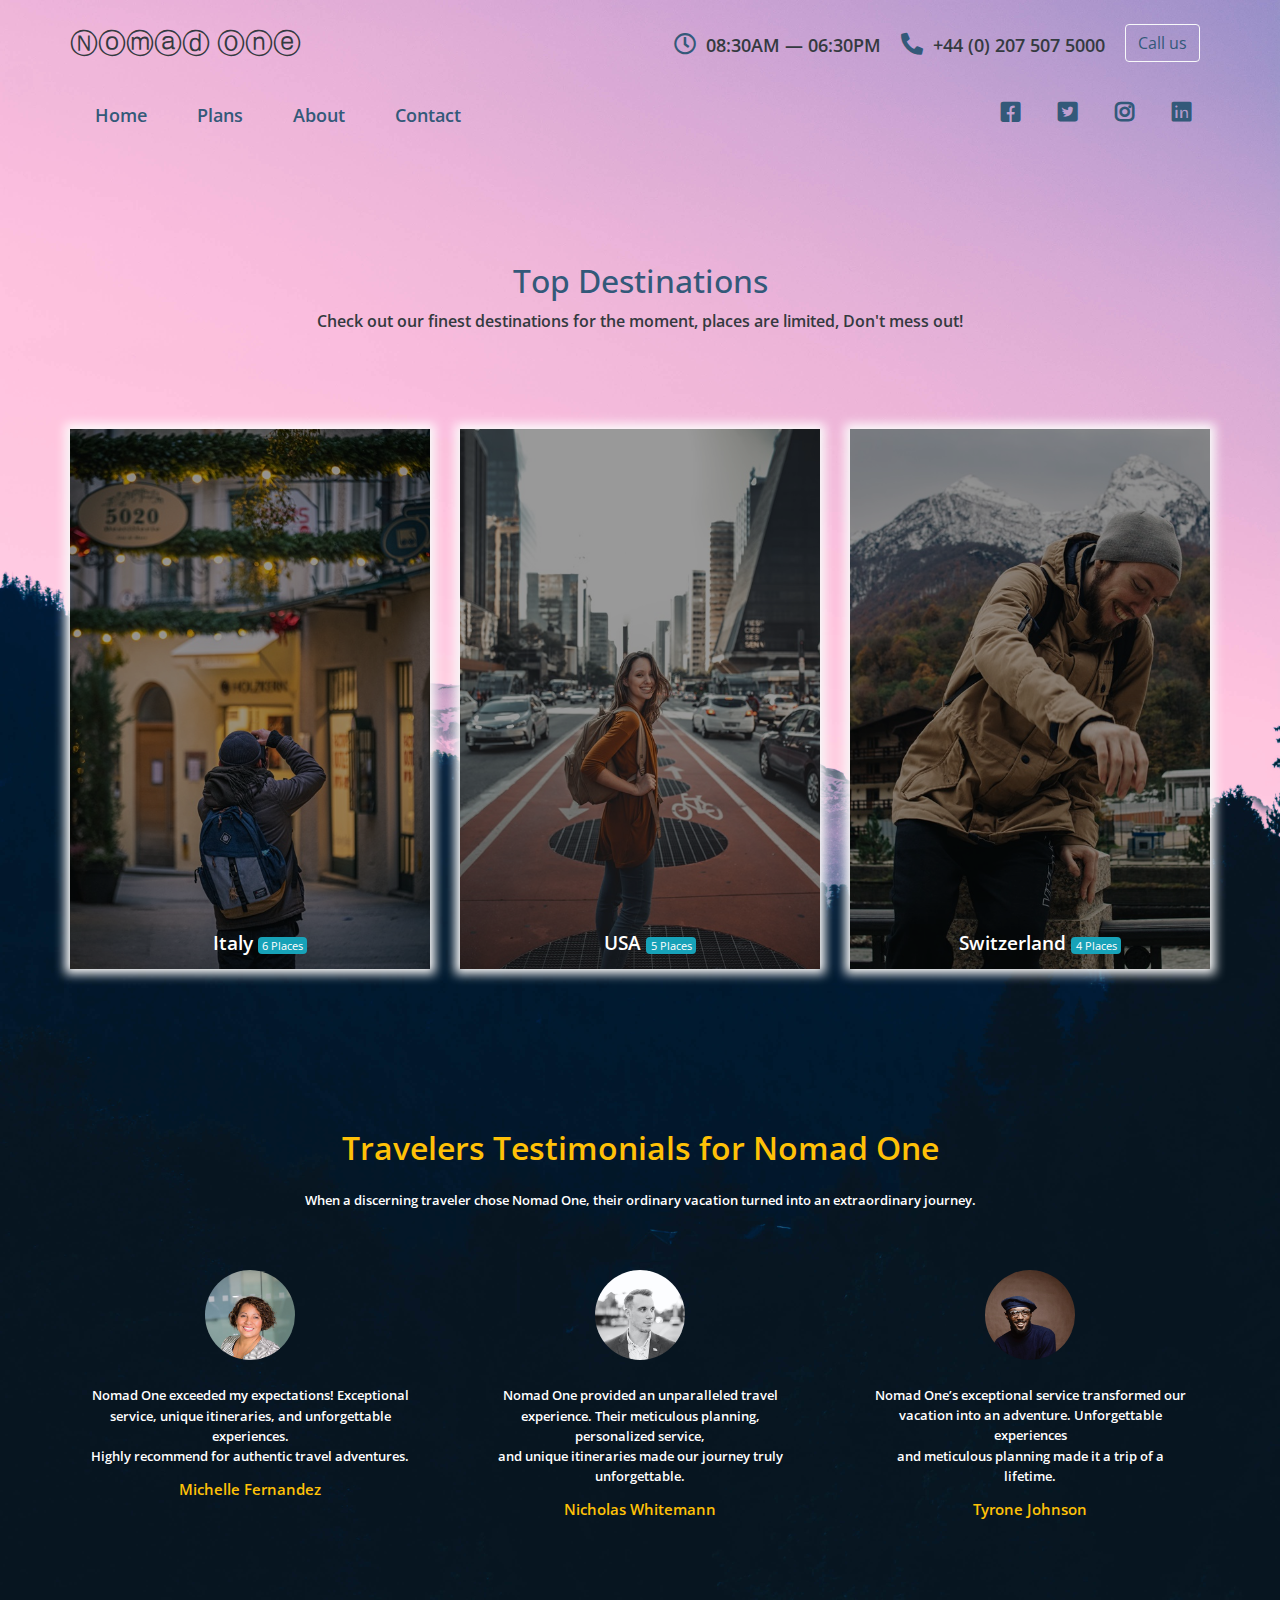
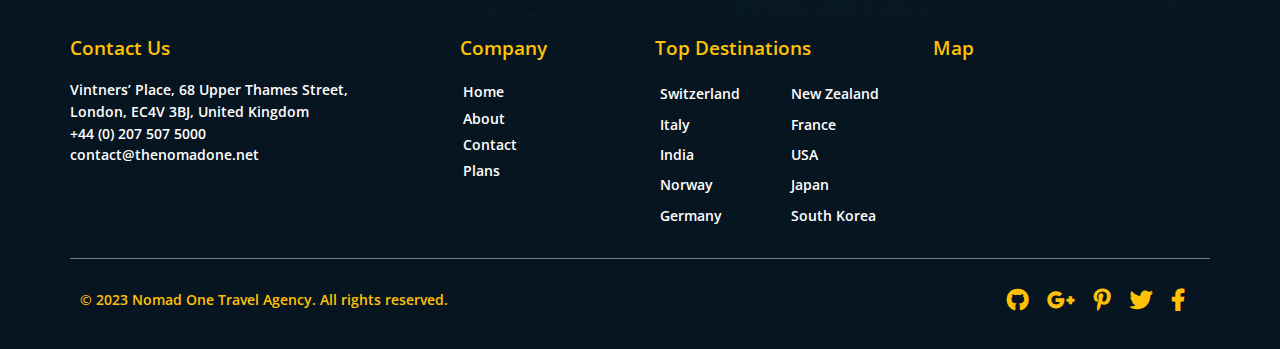
<file: index.html>
<!doctype html>
<html lang="en">

<head>
    <meta charset="utf-8">
    <meta name="viewport" content="width=device-width, initial-scale=1, shrink-to-fit=no">
    <title>Home</title>
    <link rel="shortcut icon" href="assets/images/fav.png" type="image/x-icon">
    <link href="https://fonts.googleapis.com/css?family=Open+Sans:300,300i,400,400i,600,600i,700,700i,800,800i&display=swap" rel="stylesheet">
    <link rel="shortcut icon" href="assets/images/fav.jpg">
    <link rel="stylesheet" href="assets/css/bootstrap.min.css">
    <link rel="stylesheet" href="assets/css/all.min.css">
    <link rel="stylesheet" href="assets/css/animate.css">
    <link rel="stylesheet" href="assets/plugins/slider/css/owl.carousel.min.css">
    <link rel="stylesheet" href="assets/plugins/slider/css/owl.theme.default.css">
    <link rel="stylesheet" type="text/css" href="assets/css/style.css" />
 
</head>

    <body>
      
 <!-- ################# Header Starts Here #######################--->       
 <header class="conainer-fluid" >
    <div class="header-top">
        <div class="container">
            <div class="row">
                <div class="col-md-4 logo mt-3">
                    <a href="index"><h3 class="text-dark">Ⓝⓞⓜⓐⓓ Ⓞⓝⓔ</h3></a>
                </div>
                <div class="col-md-8 d-none d-md-block clldetal mt-1 text-dark">
                    <ul>
                        <li class="bgb"><i class="far fa-clock" style="color: #335979"></i> 08:30AM — 06:30PM</li>
                        <li class="bgb"><i class="fas fa-phone-alt" style="color: #335979"></i> +44 (0) 207 507 5000</li>
                        <li class="d-none d-lg-block"><a href="https://voice.google.com/about" target="_blank"><button type="button" class="btn btn-outline-light" style="color: #335979">Call us</button></a></li>
                        
                    </ul>
                </div>
            </div>
        </div>
    </div>
    <div class="header-bottom" >
        <div class="container">
            <div class="row">
                <div id="menu" class="col-lg-8 col-md-12 d-none d-md-block navs">
                    <ul >
                        <li><a href="index"  style="color: #335979">Home</a></li>
                        <li><a href="plans" style="color: #335979">Plans</a></li>
                        <li><a href="about" style="color: #335979">About</a></li>
                        <li><a href="contact" style="color: #335979"">Contact</a></li>
                    </ul>
                </div>
                <div class="col-md-4 d-none d-lg-block socials">
                    <ul>
                        <li>
                           <a href="https://www.facebook.com/" target="_blank"><i class="fab fa-facebook-square " style="color: #335979" ></i></a> 
                        </li>
                        <li>
                            <a href="https://twitter.com/?lang=en" target="_blank"><i class="fab fa-twitter-square " style="color: #335979"></i></a>
                        </li>
                        <li>
                            <a href="https://www.instagram.com/" target="_blank"><i class="fab fa-instagram " style="color: #335979"></i></a> 
                        </li>
                        <li>
                            <a href="https://www.linkedin.com/" target="_blank"><i class="fab fa-linkedin " style="color: #335979"></i></a> 
                        </li>
                    </ul>
                </div>
                
            </div>
        </div>
    </div>
</header>
     
    <!-- ******************** Travel Destination Starts Here ******************* -->
    
    <div class="travel-destination container-fluid mt-3">
        <div class="container mt-5 text-center">
            <h2 class="mt-5" style="color: #335979">Top Destinations</h2>
                <p class="text-dark mb-5">Check out our finest destinations for the moment, places are limited, Don't mess out!</p>
           
            <div class="destination-row row ">
                <div class="col-md-4 descol mt-5">
                   <div class="destcol">
                       <img src="assets/images/destination/d1.jpg" alt="" style="box-shadow: 0 0 10px 5px #fff">
                       <div class="layycover">
                           <h4>Italy <span class="badge badge-info">6 Places</span></h4>
                       </div>
                   </div>
                </div>
                <div class="col-md-4 descol mt-5">
                   <div class="destcol">
                       <img src="assets/images/destination/d2.jpg" alt="" style="box-shadow: 0 0 10px 5px #fff">
                       <div class="layycover">
                           <h4>USA <span class="badge badge-info">5 Places</span></h4>
                       </div>
                   </div>
                </div>
                
                <div class="col-md-4 descol mt-5 ">
                   <div class="destcol">
                       <img src="assets/images/destination/d3.jpg" alt="" style="box-shadow: 0 0 10px 5px #fff">
                       <div class="layycover">
                           <h4>Switzerland <span class="badge badge-info">4 Places</span></h4>
                       </div>
                   </div>
                </div>
                
               
            </div>
        </div>
    </div>
    
    

    <!-- ################# What people say Starts Here #######################--->
    
    <div class="what-people-say container-fluid pb-0 text-white">
        <div class="container">
            <div class="session-title row">
                <h2 class="text-warning">Travelers Testimonials for Nomad One</h2>
                <p>When a discerning traveler chose Nomad One, their ordinary vacation turned into an extraordinary journey.</p>
            </div>
            <div class="what-people-say-row row text-white">
                <div class="col-md-4">
                    <div class="peole-col bg-transparent text-white">
                        <img class="image-style" src="assets/images/testimonial/member-01.jpg" alt="">
                        <p>Nomad One exceeded my expectations! Exceptional service, unique itineraries, and unforgettable experiences. </p>
                        <p>Highly recommend for authentic travel adventures.</p>
                        <h4 class="text-warning">Michelle Fernandez</h4>
                    </div>
                </div>
                <div class="col-md-4">
                    <div class="peole-col">
                        <img src="assets/images/testimonial/member-02.jpg" alt="">
                        <p>Nomad One provided an unparalleled travel experience. Their meticulous planning, personalized service, 
                        </p>
                        <p>and unique itineraries made our journey truly unforgettable.</p>
                        <h4  class="text-warning">Nicholas Whitemann</h4>
                    </div>
                </div>
                <div class="col-md-4">
                    <div class="peole-col">
                        <img src="assets/images/testimonial/member-03.jpg" alt="">
                        <p>Nomad One’s exceptional service transformed our vacation into an adventure. Unforgettable experiences</p>
                        <p>and meticulous planning made it a trip of a lifetime.</p>
                        <h4  class="text-warning">Tyrone Johnson</h4>
                    </div>
                </div>
            </div>
        </div>
    </div>          
      <!--################### Footer Starts Here #######################--->  
          
         
      <footer class="container-fluid footer pt-0" style="font-size: 14px;  background-color: #071520;">
        <div class="container">
            <div class="foot-row row ">
                <div class="col-md-4 address">
                    <h4 class="text-warning">Contact Us</h4>
                    
                    <p>Vintners’ Place, 68 Upper Thames Street,<br>
                    London, EC4V 3BJ, United Kingdom <br>
                    +44 (0) 207 507 5000 <br>
                    contact@thenomadone.net</p>
                </div>
                <div class="col-md-2 qlink">
                    <h4 class="text-warning">Company</h4>
                    <ul>
                        <li><a href="">Home</a></li>
                        <li><a href="">About</a></li>
                        <li><a href="">Contact</a></li>
                        <li><a href="">Plans</a></li>
                    </ul>
                </div>
                <div class="col-md-3 destinations">
                     <h4 class="text-warning">Top Destinations</h4>
                     <ul>
                         <li><a href="">Switzerland</a></li>
                         <li><a href="">New Zealand</a></li>
                         <li><a href="">Italy</a></li>
                         <li><a href="">France</a></li>
                         <li><a href="">India</a></li>
                         <li><a href="">USA</a></li>
                         <li><a href="">Norway</a></li>
                         <li><a href="">Japan</a></li>
                         <li><a href="">Germany</a></li>
                         <li><a href="">South Korea</a></li>
                     </ul>
                </div> 
                <div class="mb-4">
                <h4 class="text-warning">Map</h4>
                <iframe src="https://www.google.com/maps/embed?pb=!1m14!1m8!1m3!1d9932.540483976385!2d-0.0941077!3d51.510737!3m2!1i1024!2i768!4f13.1!3m3!1m2!1s0x487604aa0bd29657%3A0x4c91ca2f314b90ab!2sVintners%20Place!5e0!3m2!1sen!2sma!4v1704124083977!5m2!1sen!2sma" width="250" height="150" style="border:0;" allowfullscreen="" loading="lazy" referrerpolicy="no-referrer-when-downgrade"></iframe>
                </div>
            </div>
            <div class="copy">
                <span style="float: left; font-size: 14px;" class="text-warning">
                    © 2023 Nomad One Travel Agency. All rights reserved.
                </span>
                <span class="text-warning">
                    <a href="https://github.com/" target="_blank"><i class="fab fa-github text-warning"></i></a>
                    <a href="https://support.google.com/answer/2451065?hl=en" target="_blank"><i class="fab fa-google-plus-g text-warning"></i></a>
                    <a href="https://www.pinterest.com/" target="_blank"><i class="fab fa-pinterest-p text-warning"></i></a>
                    <a href="https://twitter.com/?lang=en" target="_blank"><i class="fab fa-twitter text-warning"></i></a>
                    <a href="https://www.facebook.com/" target="_blank"><i class="fab fa-facebook-f text-warning"></i></a>
                </span>
            </div>
        </div>
    </footer>     
    

    </body>

    <script src="assets/js/jquery-3.2.1.min.js"></script>
    <script src="assets/js/popper.min.js"></script>
    <script src="assets/js/bootstrap.min.js"></script>
    <script src="assets/plugins/scroll-fixed/jquery-scrolltofixed-min.js"></script>
    <script src="assets/plugins/slider/js/owl.carousel.min.js"></script>
    <script src="assets/js/script.js"></script>
</html>
</file>
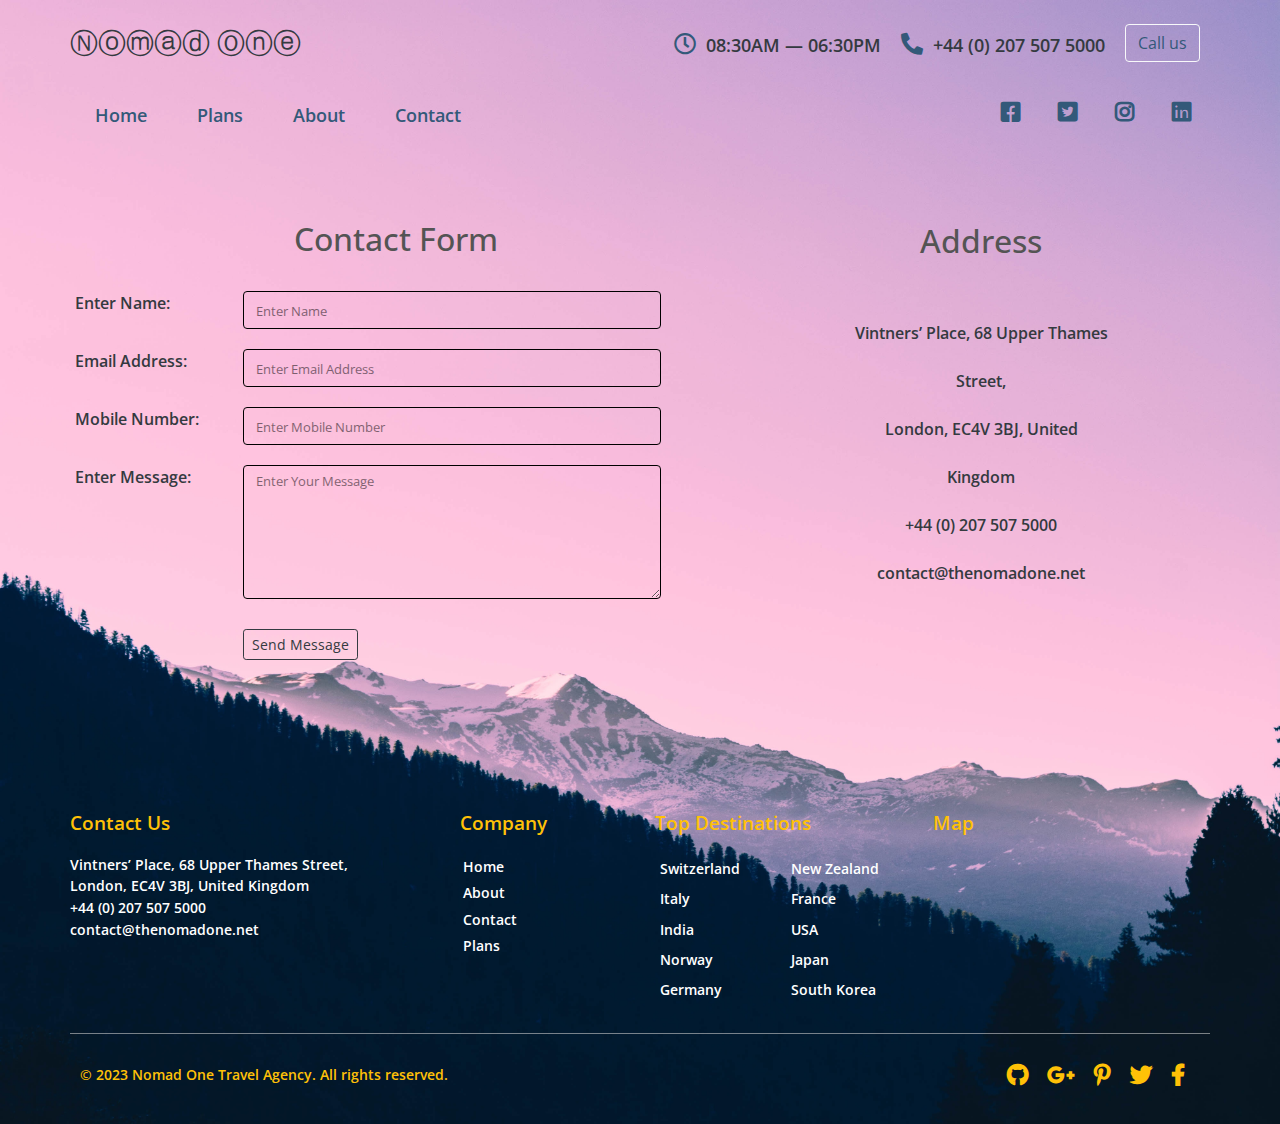
<file: contact.html>
<!doctype html>
<html lang="en">

<head>
    <meta charset="utf-8">
    <meta name="viewport" content="width=device-width, initial-scale=1, shrink-to-fit=no">
    <title>Contact Us</title>
    <link rel="shortcut icon" href="assets/images/fav.png" type="image/x-icon">
    <link href="https://fonts.googleapis.com/css?family=Open+Sans:300,300i,400,400i,600,600i,700,700i,800,800i&display=swap" rel="stylesheet">
    <link rel="shortcut icon" href="assets/images/fav.jpg">
    <link rel="stylesheet" href="assets/css/bootstrap.min.css">
    <link rel="stylesheet" href="assets/css/all.min.css">
    <link rel="stylesheet" href="assets/css/animate.css">
    <link rel="stylesheet" href="assets/plugins/slider/css/owl.carousel.min.css">
    <link rel="stylesheet" href="assets/plugins/slider/css/owl.theme.default.css">
    <link rel="stylesheet" type="text/css" href="assets/css/style.css" /> 
</head>

    <body>
      
 <!-- ################# Header Starts Here #######################--->       
                 
 <header class="conainer-fluid" >
    <div class="header-top">
        <div class="container">
            <div class="row">
                <div class="col-md-4 logo mt-3">
                    <a href="index"><h3 class="text-dark">Ⓝⓞⓜⓐⓓ Ⓞⓝⓔ</h3></a>
                </div>
                <div class="col-md-8 d-none d-md-block clldetal mt-1 text-dark">
                    <ul>
                        <li class="bgb"><i class="far fa-clock" style="color: #335979"></i> 08:30AM — 06:30PM</li>
                        <li class="bgb"><i class="fas fa-phone-alt" style="color: #335979"></i> +44 (0) 207 507 5000</li>
                        <li class="d-none d-lg-block"><a href="https://voice.google.com/about" target="_blank"><button type="button" class="btn btn-outline-light" style="color: #335979">Call us</button></a></li>
                        
                    </ul>
                </div>
            </div>
        </div>
    </div>
    <div class="header-bottom" >
        <div class="container">
            <div class="row">
                <div id="menu" class="col-lg-8 col-md-12 d-none d-md-block navs">
                    <ul >
                        <li><a href="index"  style="color: #335979">Home</a></li>
                        <li><a href="plans" style="color: #335979">Plans</a></li>
                        <li><a href="about" style="color: #335979">About</a></li>
                        <li><a href="contact" style="color: #335979"">Contact</a></li>
                    </ul>
                </div>
                <div class="col-md-4 d-none d-lg-block socials">
                    <ul>
                        <li>
                           <a href="https://www.facebook.com/" target="_blank"><i class="fab fa-facebook-square " style="color: #335979" ></i></a> 
                        </li>
                        <li>
                            <a href="https://twitter.com/?lang=en" target="_blank"><i class="fab fa-twitter-square " style="color: #335979"></i></a>
                        </li>
                        <li>
                            <a href="https://www.instagram.com/" target="_blank"><i class="fab fa-instagram " style="color: #335979"></i></a> 
                        </li>
                        <li>
                            <a href="https://www.linkedin.com/" target="_blank"><i class="fab fa-linkedin " style="color: #335979"></i></a> 
                        </li>
                    </ul>
                </div>
                
            </div>
        </div>
    </div>
</header>

    <div class="row contact-rooo no-margin mt-4 mb-5 pb-5">
        <div class="container text-dark">
            <div class="row">


                <div style="padding:20px" class="col-sm-7 pt-5">
                    <h2 style="text-align: center;" style="color: #335979">Contact Form</h2> <br>
                    <div class="row cont-row">
                        <div  class="col-sm-3"><label>Enter Name </label><span>:</span></div>
                        <div class="col-sm-8"><input type="text" placeholder="Enter Name" name="name" class="form-control input-sm"  ></div>
                    </div>
                    <div  class="row cont-row">
                        <div  class="col-sm-3"><label>Email Address </label><span>:</span></div>
                        <div class="col-sm-8"><input type="text" name="name" placeholder="Enter Email Address" class="form-control input-sm"></div>
                    </div>
                    <div  class="row cont-row">
                        <div  class="col-sm-3"><label>Mobile Number</label><span>:</span></div>
                        <div class="col-sm-8"><input type="text" name="name" placeholder="Enter Mobile Number" class="form-control input-sm"></div>
                    </div>
                    <div  class="row cont-row">
                        <div  class="col-sm-3"><label>Enter Message</label><span>:</span></div>
                        <div class="col-sm-8">
                            <textarea rows="5" placeholder="Enter Your Message" class="form-control input-sm"></textarea>
                        </div>
                    </div>
                    <div style="margin-top:10px;" class="row">
                        <div style="padding-top:10px;" class="col-sm-3"><label></label></div>
                        <div class="col-sm-8">
                            <button class="btn btn-outline-dark btn-sm">Send Message</button>
                        </div>
                    </div>
                </div>
                <div class="col-sm-5">

                    <div style="margin:50px; text-align: center;" class="serv ">
                        <h2 style="margin:auto;" style="color: #335979">Address</h2>
                        <p class="p-5 text-dark" style="line-height: 3;">Vintners’ Place, 68 Upper Thames Street,<br>
                            London, EC4V 3BJ, United Kingdom<br>
                            +44 (0) 207 507 5000
                            contact@thenomadone.net</p>
                    </div>


                </div>

            </div>
        </div>

    </div>
       
        
   <!--################### Footer Starts Here #######################--->        
       
         
   <footer class="container-fluid footer pt-0" style="font-size: 14px;">
    <div class="container">
        <div class="foot-row row ">
            <div class="col-md-4 address">
                <h4 class="text-warning">Contact Us</h4>
                
                <p>Vintners’ Place, 68 Upper Thames Street,<br>
                London, EC4V 3BJ, United Kingdom <br>
                +44 (0) 207 507 5000 <br>
                contact@thenomadone.net</p>
            </div>
            <div class="col-md-2 qlink">
                <h4 class="text-warning">Company</h4>
                <ul>
                    <li><a href="">Home</a></li>
                    <li><a href="">About</a></li>
                    <li><a href="">Contact</a></li>
                    <li><a href="">Plans</a></li>
                </ul>
            </div>
            <div class="col-md-3 destinations">
                 <h4 class="text-warning">Top Destinations</h4>
                 <ul>
                     <li><a href="">Switzerland</a></li>
                     <li><a href="">New Zealand</a></li>
                     <li><a href="">Italy</a></li>
                     <li><a href="">France</a></li>
                     <li><a href="">India</a></li>
                     <li><a href="">USA</a></li>
                     <li><a href="">Norway</a></li>
                     <li><a href="">Japan</a></li>
                     <li><a href="">Germany</a></li>
                     <li><a href="">South Korea</a></li>
                 </ul>
            </div> 
            <div class="mb-4">
            <h4 class="text-warning">Map</h4>
            <iframe src="https://www.google.com/maps/embed?pb=!1m14!1m8!1m3!1d9932.540483976385!2d-0.0941077!3d51.510737!3m2!1i1024!2i768!4f13.1!3m3!1m2!1s0x487604aa0bd29657%3A0x4c91ca2f314b90ab!2sVintners%20Place!5e0!3m2!1sen!2sma!4v1704124083977!5m2!1sen!2sma" width="250" height="150" style="border:0;" allowfullscreen="" loading="lazy" referrerpolicy="no-referrer-when-downgrade"></iframe>
            </div>
        </div>
        <div class="copy">
            <span style="float: left; font-size: 14px;" class="text-warning">
                © 2023 Nomad One Travel Agency. All rights reserved.
            </span>
            <span class="text-warning">
                <a href="https://github.com/" target="_blank"><i class="fab fa-github text-warning"></i></a>
                <a href="https://support.google.com/answer/2451065?hl=en" target="_blank"><i class="fab fa-google-plus-g text-warning"></i></a>
                <a href="https://www.pinterest.com/" target="_blank"><i class="fab fa-pinterest-p text-warning"></i></a>
                <a href="https://twitter.com/?lang=en" target="_blank"><i class="fab fa-twitter text-warning"></i></a>
                <a href="https://www.facebook.com/" target="_blank"><i class="fab fa-facebook-f text-warning"></i></a>
            </span>
        </div>
    </div>
</footer>     

    </body>

    <script src="assets/js/jquery-3.2.1.min.js"></script>
    <script src="assets/js/popper.min.js"></script>
    <script src="assets/js/bootstrap.min.js"></script>
    <script src="assets/plugins/scroll-fixed/jquery-scrolltofixed-min.js"></script>
    <script src="assets/plugins/slider/js/owl.carousel.min.js"></script>
    <script src="assets/js/script.js"></script>
</html>
</file>
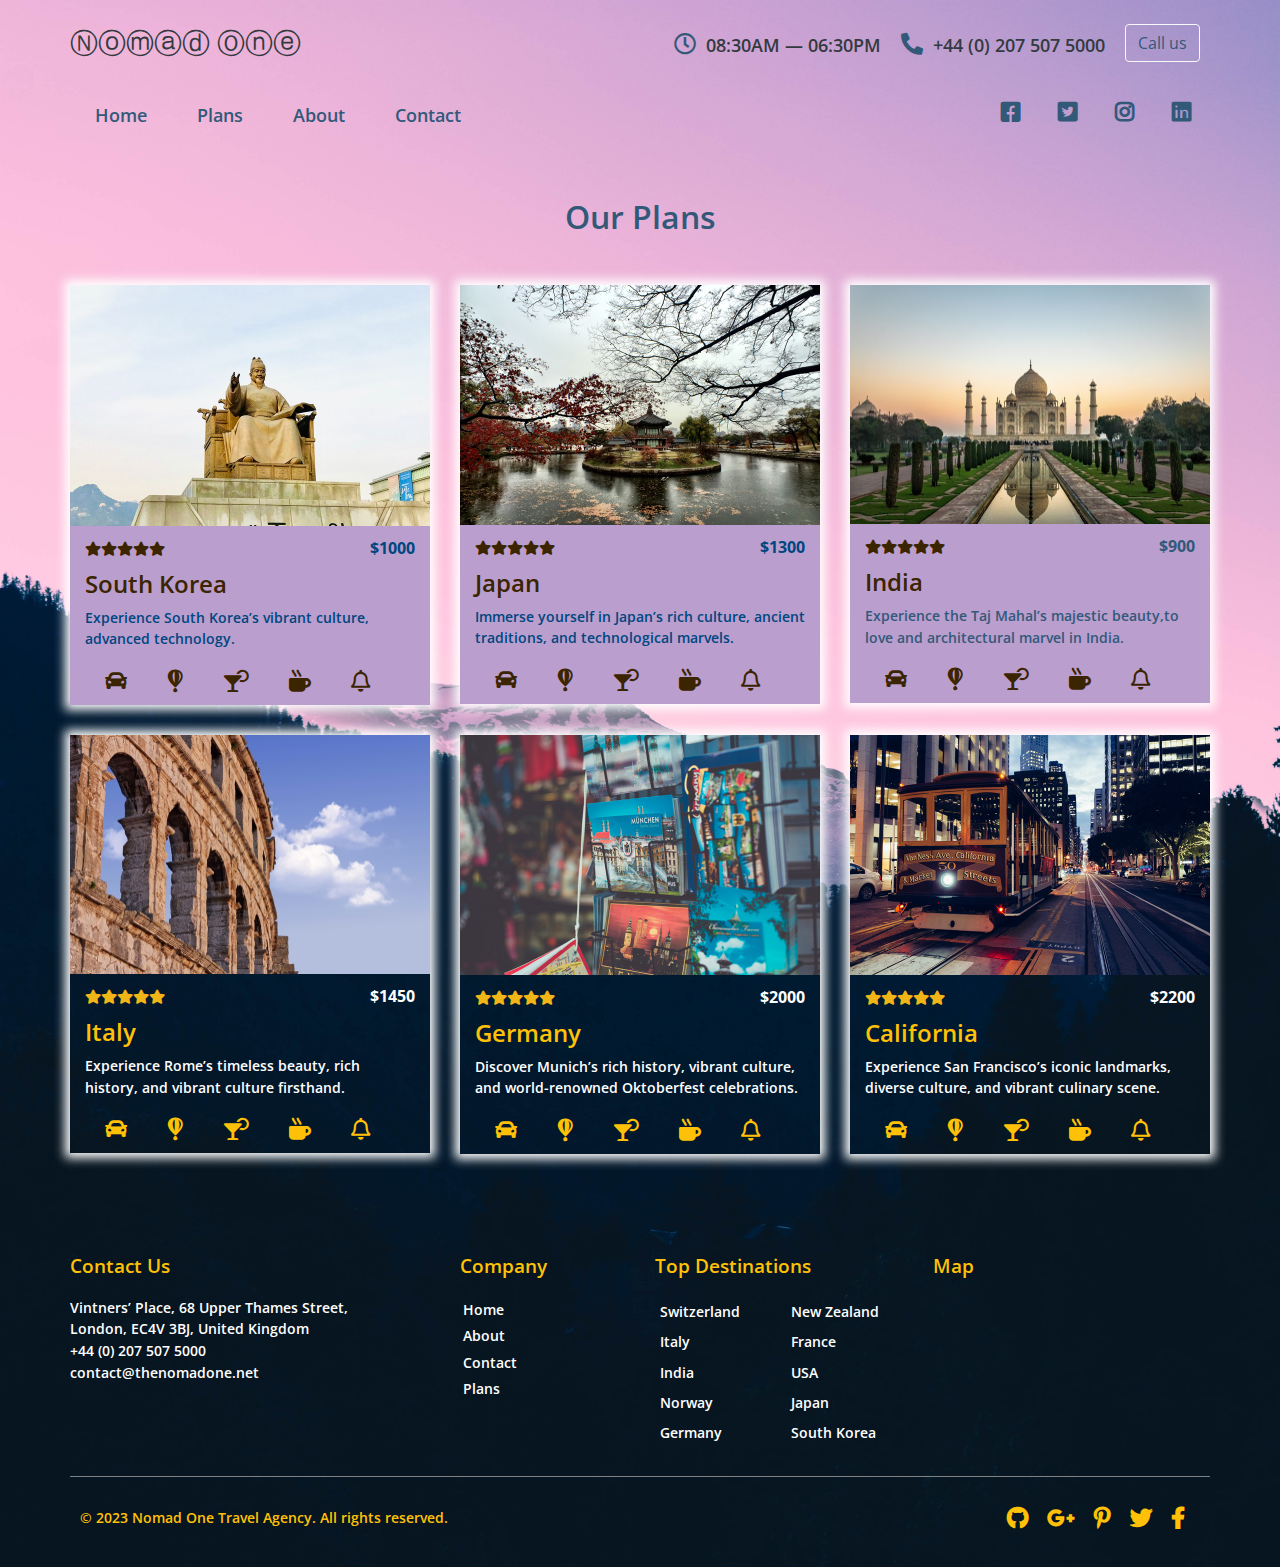
<file: plans.html>
<!doctype html>
<html lang="en">

<head>
    <meta charset="utf-8">
    <meta name="viewport" content="width=device-width, initial-scale=1, shrink-to-fit=no">
    <title>Our Plans</title>
    <link rel="shortcut icon" href="assets/images/fav.png" type="image/x-icon">
    <link href="https://fonts.googleapis.com/css?family=Open+Sans:300,300i,400,400i,600,600i,700,700i,800,800i&display=swap" rel="stylesheet">
    <link rel="shortcut icon" href="assets/images/fav.jpg">
    <link rel="stylesheet" href="assets/css/bootstrap.min.css">
    <link rel="stylesheet" href="assets/css/all.min.css">
    <link rel="stylesheet" href="assets/css/animate.css">
    <link rel="stylesheet" href="assets/plugins/slider/css/owl.carousel.min.css">
    <link rel="stylesheet" href="assets/plugins/slider/css/owl.theme.default.css">
    <link rel="stylesheet" type="text/css" href="assets/css/style.css" />
    
</head>

    <body>
      
 <!-- ################# Header Starts Here #######################--->       
 <header class="conainer-fluid" >
    <div class="header-top">
        <div class="container">
            <div class="row">
                <div class="col-md-4 logo mt-3">
                    <a href="index"><h3 class="text-dark">Ⓝⓞⓜⓐⓓ Ⓞⓝⓔ</h3></a>
                </div>
                <div class="col-md-8 d-none d-md-block clldetal mt-1 text-dark">
                    <ul>
                        <li class="bgb"><i class="far fa-clock" style="color: #335979"></i> 08:30AM — 06:30PM</li>
                        <li class="bgb"><i class="fas fa-phone-alt" style="color: #335979"></i> +44 (0) 207 507 5000</li>
                        <li class="d-none d-lg-block"><a href="https://voice.google.com/about" target="_blank"><button type="button" class="btn btn-outline-light" style="color: #335979">Call us</button></a></li>
                        
                    </ul>
                </div>
            </div>
        </div>
    </div>
    <div class="header-bottom" >
        <div class="container">
            <div class="row">
                <div id="menu" class="col-lg-8 col-md-12 d-none d-md-block navs">
                    <ul >
                        <li><a href="index"  style="color: #335979">Home</a></li>
                        <li><a href="plans" style="color: #335979">Plans</a></li>
                        <li><a href="about" style="color: #335979">About</a></li>
                        <li><a href="contact" style="color: #335979">Contact</a></li>
                    </ul>
                </div>
                <div class="col-md-4 d-none d-lg-block socials">
                    <ul>
                        <li>
                           <a href="https://www.facebook.com/" target="_blank"><i class="fab fa-facebook-square " style="color: #335979" ></i></a> 
                        </li>
                        <li>
                            <a href="https://twitter.com/?lang=en" target="_blank"><i class="fab fa-twitter-square " style="color: #335979"></i></a>
                        </li>
                        <li>
                            <a href="https://www.instagram.com/" target="_blank"><i class="fab fa-instagram " style="color: #335979"></i></a> 
                        </li>
                        <li>
                            <a href="https://www.linkedin.com/" target="_blank"><i class="fab fa-linkedin " style="color: #335979"></i></a> 
                        </li>
                    </ul>
                </div>
                
            </div>
        </div>
    </div>
</header>
       <!-- ################# Popular Packages Starts Here #######################--->   
    
    <div class="popular-pack  container-fluid">
        <div class="container">
            <h2 class="text-center mb-5"  style="color: #335979; font-weight: 600;">Our Plans</h2>
            
            <div class="row pack-row text-white" >
                <div class="col-lg-4 col-md-6 col-sm-6">
                    <div class="pack-col" style="background-color: #ba9ece">
                        <img src="p1.jpg" alt="">
                        <div class="revire row no-margin "  style="color: #004680">
                            <ul class="rat"   style="color: #004680">
                                <li><i class="fa fa-star" style="color:rgb(59, 36, 0);""></i></li>
                                <li><i class="fa fa-star" style="color:rgb(59, 36, 0);""></i></li>
                                <li><i class="fa fa-star" style="color:rgb(59, 36, 0);""></i></li>
                                <li><i class="fa fa-star" style="color:rgb(59, 36, 0);""></i></li>
                                <li><i class="fa fa-star" style="color:rgb(59, 36, 0);""></i></li>
                            </ul>
                            <span class="pric">
                                $1000
                            </span>
                        </div>
                        <div class="detail row no-margin text-light">
                            <h4 style="color:rgb(59, 36, 0);">South Korea</h4>
                            <p style="color:#004680">Experience South Korea’s vibrant culture, advanced technology.</p>
                        </div>
                        <div class="options row no-margin"   style="color:rgb(59, 36, 0);">
                            <ul>
                                <li><i class="fas fa-car"></i></li>
                                <li><i class="fab fa-fly"></i></li>
                                <li><i class="fas fa-cocktail"></i></li>
                                <li><i class="fas fa-mug-hot"></i></li>
                                <li><i class="far fa-bell"></i></li>
                            </ul>
                        </div>
                    </div>
                </div>
                
                <div class="col-lg-4 col-md-6 col-sm-6">
                    <div class="pack-col" style="background-color:#ba9ece">
                        <img src="p2.jpg" alt="">
                        <div class="revire row no-margin" style="color:#004680;">
                            <ul class="rat">
                                <li><i class="fa fa-star" style="color:rgb(59, 36, 0);"></i></li>
                                <li><i class="fa fa-star" style="color:rgb(59, 36, 0);"></i></li>
                                <li><i class="fa fa-star" style="color:rgb(59, 36, 0);"></i></li>
                                <li><i class="fa fa-star" style="color:rgb(59, 36, 0);"></i></li>
                                <li><i class="fa fa-star" style="color:rgb(59, 36, 0);"></i></li>
                            </ul>
                            <span class="pric">
                                $1300
                            </span>
                        </div>
                        <div class="detail row no-margin">
                            <h4 style="color:rgb(59, 36, 0);">Japan</h4>
                            <p style="color:#004680">Immerse yourself in Japan’s rich culture, ancient traditions, and technological marvels.</p>
                        </div>
                        <div class="options row no-margin"  style="color:rgb(59, 36, 0);">
                            <ul>
                                <li><i class="fas fa-car"></i></li>
                                <li><i class="fab fa-fly"></i></li>
                                <li><i class="fas fa-cocktail"></i></li>
                               <li><i class="fas fa-mug-hot"></i></li>
                                <li><i class="far fa-bell"></i></li>
                            </ul>
                        </div>
                    </div>
                </div>
                
                <div class="col-lg-4 col-md-6 col-sm-6">
                    <div class="pack-col" style="background-color: #ba9ece;">
                        <img src="p3.jpg" alt="">
                        <div class="revire row no-margin"   style="color: #335979">
                            <ul class="rat">
                                <li><i class="fa fa-star" style="color:rgb(59, 36, 0);"></i></li>
                                <li><i class="fa fa-star" style="color:rgb(59, 36, 0);"></i></li>
                                <li><i class="fa fa-star" style="color:rgb(59, 36, 0);"></i></li>
                                <li><i class="fa fa-star" style="color:rgb(59, 36, 0);"></i></li>
                                <li><i class="fa fa-star" style="color:rgb(59, 36, 0);"></i></li>
                            </ul>
                            <span class="pric">
                                $900
                            </span>
                        </div>
                        <div class="detail row no-margin">
                            <h4 style="color:rgb(59, 36, 0);">India</h4>
                            <p style="color:#335979;">Experience the Taj Mahal’s majestic beauty,to love and architectural marvel in India.</p>
                        </div>
                        <div class="options row no-margin"   style="color:rgb(59, 36, 0);">
                            <ul>
                                <li><i class="fas fa-car"></i></li>
                                <li><i class="fab fa-fly"></i></li>
                                <li><i class="fas fa-cocktail"></i></li>
                               <li><i class="fas fa-mug-hot"></i></li>
                                <li><i class="far fa-bell"></i></li>
                            </ul>
                        </div>
                    </div>
                </div>
                
                <div class="col-lg-4 col-md-6 col-sm-6">
                    <div class="pack-col">
                        <img src="p4.jpg" alt="">
                        <div class="revire row no-margin">
                            <ul class="rat">
                                <li><i class="fa fa-star"></i></li>
                                <li><i class="fa fa-star"></i></li>
                                <li><i class="fa fa-star"></i></li>
                                <li><i class="fa fa-star"></i></li>
                                <li><i class="fa fa-star"></i></li>
                            </ul>
                            <span class="pric">
                                $1450
                            </span>
                        </div>
                        <div class="detail row no-margin">
                            <h4 class="text-warning">Italy</h4>
                            <p>Experience Rome’s timeless beauty, rich history, and vibrant culture firsthand.</p>
                        </div>
                        <div class="options row no-margin text-warning">
                            <ul>
                                <li><i class="fas fa-car"></i></li>
                                <li><i class="fab fa-fly"></i></li>
                                <li><i class="fas fa-cocktail"></i></li>
                               <li><i class="fas fa-mug-hot"></i></li>
                                <li><i class="far fa-bell"></i></li>
                            </ul>
                        </div>
                    </div>
                </div>
                
                <div class="col-lg-4 col-md-6 col-sm-6">
                    <div class="pack-col">
                        <img src="p6.jpg" alt="">
                        <div class="revire row no-margin">
                            <ul class="rat">
                                <li><i class="fa fa-star"></i></li>
                                <li><i class="fa fa-star"></i></li>
                                <li><i class="fa fa-star"></i></li>
                                <li><i class="fa fa-star"></i></li>
                                <li><i class="fa fa-star"></i></li>
                            </ul>
                            <span class="pric">
                                $2000
                            </span>
                        </div>
                        <div class="detail row no-margin">
                            <h4 class="text-warning">Germany</h4>
                            <p>Discover Munich’s rich history, vibrant culture, and world-renowned Oktoberfest celebrations.</p>
                        </div>
                        <div class="options row no-margin text-warning">
                            <ul>
                                <li><i class="fas fa-car"></i></li>
                                <li><i class="fab fa-fly"></i></li>
                                <li><i class="fas fa-cocktail"></i></li>
                               <li><i class="fas fa-mug-hot"></i></li>
                                <li><i class="far fa-bell"></i></li>
                            </ul>
                        </div>
                    </div>
                </div>
                
                <div class="col-lg-4 col-md-6 col-sm-6">
                    <div class="pack-col">
                        <img src="p5.jpg" alt="">
                        <div class="revire row no-margin">
                            <ul class="rat">
                                <li><i class="fa fa-star"></i></li>
                                <li><i class="fa fa-star"></i></li>
                                <li><i class="fa fa-star"></i></li>
                                <li><i class="fa fa-star"></i></li>
                                <li><i class="fa fa-star"></i></li>
                            </ul>
                            <span class="pric">
                                $2200
                            </span>
                        </div>
                        <div class="detail row no-margin">
                            <h4 class="text-warning">California</h4>
                            <p>Experience San Francisco’s iconic landmarks, diverse culture, and vibrant culinary scene.</p>
                        </div>
                        <div class="options row no-margin text-warning">
                            <ul>
                                <li><i class="fas fa-car"></i></li>
                                <li><i class="fab fa-fly"></i></li>
                                <li><i class="fas fa-cocktail"></i></li>
                                <li><i class="fas fa-mug-hot"></i></li>
                                <li><i class="far fa-bell"></i></li>
                            </ul>
                        </div>
                    </div>
                </div>
            </div>
        </div>
    </div>
        
       
        
   <!--################### Footer Starts Here #######################--->        
       
   <footer class="container-fluid footer pt-0" style="font-size: 14px;">
    <div class="container">
        <div class="foot-row row ">
            <div class="col-md-4 address">
                <h4 class="text-warning">Contact Us</h4>
                
                <p>Vintners’ Place, 68 Upper Thames Street,<br>
                London, EC4V 3BJ, United Kingdom <br>
                +44 (0) 207 507 5000 <br>
                contact@thenomadone.net</p>
            </div>
            <div class="col-md-2 qlink">
                <h4 class="text-warning">Company</h4>
                <ul>
                    <li><a href="">Home</a></li>
                    <li><a href="">About</a></li>
                    <li><a href="">Contact</a></li>
                    <li><a href="">Plans</a></li>
                </ul>
            </div>
            <div class="col-md-3 destinations">
                 <h4 class="text-warning">Top Destinations</h4>
                 <ul>
                     <li><a href="">Switzerland</a></li>
                     <li><a href="">New Zealand</a></li>
                     <li><a href="">Italy</a></li>
                     <li><a href="">France</a></li>
                     <li><a href="">India</a></li>
                     <li><a href="">USA</a></li>
                     <li><a href="">Norway</a></li>
                     <li><a href="">Japan</a></li>
                     <li><a href="">Germany</a></li>
                     <li><a href="">South Korea</a></li>
                 </ul>
            </div> 
            <div class="mb-4">
            <h4 class="text-warning">Map</h4>
            <iframe src="https://www.google.com/maps/embed?pb=!1m14!1m8!1m3!1d9932.540483976385!2d-0.0941077!3d51.510737!3m2!1i1024!2i768!4f13.1!3m3!1m2!1s0x487604aa0bd29657%3A0x4c91ca2f314b90ab!2sVintners%20Place!5e0!3m2!1sen!2sma!4v1704124083977!5m2!1sen!2sma" width="250" height="150" style="border:0;" allowfullscreen="" loading="lazy" referrerpolicy="no-referrer-when-downgrade"></iframe>
            </div>
        </div>
        <div class="copy">
            <span style="float: left; font-size: 14px;" class="text-warning">
                © 2023 Nomad One Travel Agency. All rights reserved.
            </span>
            <span class="text-warning">
                <a href="https://github.com/" target="_blank"><i class="fab fa-github text-warning"></i></a>
                <a href="https://support.google.com/answer/2451065?hl=en" target="_blank"><i class="fab fa-google-plus-g text-warning"></i></a>
                <a href="https://www.pinterest.com/" target="_blank"><i class="fab fa-pinterest-p text-warning"></i></a>
                <a href="https://twitter.com/?lang=en" target="_blank"><i class="fab fa-twitter text-warning"></i></a>
                <a href="https://www.facebook.com/" target="_blank"><i class="fab fa-facebook-f text-warning"></i></a>
            </span>
        </div>
    </div>
</footer>        
    
    </body>

    <script src="assets/js/jquery-3.2.1.min.js"></script>
    <script src="assets/js/popper.min.js"></script>
    <script src="assets/js/bootstrap.min.js"></script>
    <script src="assets/plugins/scroll-fixed/jquery-scrolltofixed-min.js"></script>
    <script src="assets/plugins/slider/js/owl.carousel.min.js"></script>
    <script src="assets/js/script.js"></script>
</html>
</file>
<file: assets/css/style.css>
@import url(https://fonts.googleapis.com/css?family=Montserrat:300,400,600,700);
@import url(https://fonts.googleapis.com/css?family=Arimo:300,400,400italic,700,700italic);
/* ===================================== Basic CSS ==================================== */
* {
  margin: 0px;
  padding: 0px;
  list-style: none; }
  body {
    background-image: url(bg.jpg);
    background-size:cover;
    margin-bottom: 0%;
    font-size: 16px;
    font-weight: 600;
  }

img {
  max-width: 100%; }

a {
  text-decoration: none;
  outline: none;
  color: #444; }

a:hover {
  color: #444; }

ul {
  margin-bottom: 0;
  padding-left: 0; }

a:hover,
a:focus,
input,
textarea {
  text-decoration: none;
  outline: none; }

.center {
  text-align: center; }

.left {
  text-align: left; }

.right {
  text-align: right; }

.cp {
  cursor: pointer; }

html, body {
  height: 100%; }

p {
  margin-bottom: 0px;
  width: 100%; }

.no-padding {
  padding: 0px; }

.no-margin {
  margin: 0px; }

.hid {
  display: none; }

.top-mar {
  margin-top: 15px; }

.h-100 {
  height: 100%; }

::placeholder {
  color: #000000 !important;
  font-size: 13px;
  opacity: .5 !important; }

.container-fluid {
  padding: 0px; }

h1, h2, h3, h4, h5, h6 {
  font-family: "Open Sans", sans-serif;
  color: #545454; }

strong {
  font-family: "Open Sans", sans-serif; }

body {
  /* background-color: none  !important; */
  font-family: "Open Sans", sans-serif;
  -webkit-font-smoothing: antialiased;
  -moz-osx-font-smoothing: grayscale;
  text-rendering: optimizeLegibility;
  color: #6A6A6A;
  overflow-x: hidden; }

.session-title {
  padding: 30px;
  margin: 0px;
  margin-bottom: 20px; }
  .session-title h2 {
    width: 100%;
    text-align: center;
    font-family: "Open Sans", sans-serif;
    font-weight: 600; }
  .session-title p {
    max-width: 850px;
    text-align: center;
    float: none;
    margin: auto;
    font-size: .83rem;
    margin-top: 15px; }
  .session-title span {
    float: right;
    font-style: italic; }

.inner-title {
  padding: 20px;
  padding-left: 0px;
  margin: 0px;
  margin-bottom: 10px;
  padding-bottom: 0px;
  border-bottom: 1px solid #ccccccc4;
  display: block;
  padding-right: 0px; }
  .inner-title h2 {
    width: 100%;
    text-align: center;
    font-size: 1rem;
    font-weight: 600;
    text-align: left;
    border-bottom: 1px solid #863dd9;
    padding-bottom: 10px;
    margin-bottom: 0px;
    width: 300px; }
  .inner-title p {
    width: 100%;
    text-align: center; }
  .inner-title .btn {
    float: right;
    margin-top: -38px;
    font-weight: 600;
    font-size: .8rem; }

.page-nav {
  background-size: 100%;
  padding: 68px;
  text-align: center;
  background-color: #eaeaea; }
  .page-nav ul {
    float: none;
    margin: auto; }
  @media screen and (max-width: 992px) {
    .page-nav {
      background-size: auto; } }
  @media screen and (max-width: 767px) {
    .page-nav {
      padding-top: 100px; } }
  @media screen and (max-width: 356px) {
    .page-nav {
      padding-top: 200px; } }
  .page-nav h2 {
    font-size: 28px;
    width: 100%;
    font-weight: 700;
    color: #444; }
    @media screen and (max-width: 600px) {
      .page-nav h2 {
        font-size: 26px; } }
  .page-nav ul li {
    float: left;
    margin-right: 10px;
    margin-top: 10px;
    font-size: 16px;
    font-size: .93rem;
    font-weight: 600;
    color: #444; }
    .page-nav ul li i {
      width: 30px;
      text-align: center;
      color: #444; }
    .page-nav ul li a {
      color: #444;
      font-size: .93rem;
      font-weight: 600; }

.form-control:focus {
  box-shadow: none !important;
  border: 2px solid  #000000; }

.btn-light {
  background: transparent;
  color: #000000; }

.collapse.show {
  display: block !important; }

.form-control:focus {
  box-shadow: none;
  border: 2px solid #ffffff !important; }

.form-control {
  background: transparent;
  margin-bottom: 20px;
  border: 1px solid #000; }
  .form-control:focus {
    background: transparent;
    border-color: #fff; }
    .form-control:-ms-input-placeholder{
      color: #FFF;
    }

.container {
  max-width: 1170px; }
  @media screen and (max-width: 575px) {
    .container {
      padding: 10px 15px; } }

/* =================== Header Style Starts Here =================== */
header {
  background:none; }
  i{
    font-size: 22px;
  }
  header .header-top {
    padding: 10px; }
    header .header-top .logo img {
      margin-top: 12px;
      margin-bottom: 10px; }
    header .header-top .clldetal ul {
      float: right; }
      header .header-top .clldetal ul li {
        float: left;
        padding: 10px;
        font-weight: 600;
        font-size: 1.1rem; }
        header .header-top .clldetal ul li i {
          color: #01b3a7;
          margin-right: 5px; }
      header .header-top .clldetal ul .bgb {
        padding-top: 18px; }
      header .header-top .clldetal ul .btn {
        box-shadow: none; }
  header .header-bottom {
    background:none; }
    header .header-bottom .navs ul li {
      float: left;
      padding: 20px 25px;
      font-weight: 600;
      font-size: 1.1rem; }
      header .header-bottom .navs ul li a {
        color: #FFF; }
      @media screen and (max-width: 767px) {
        header .header-bottom .navs ul li {
          float: none;
          padding: 15px;
          padding-left: 15px; } }
    header .header-bottom .socials ul {
      float: right; }
      header .header-bottom .socials ul li {
        float: left;
        padding: 19px;
        color: #fff; }
  header .small-menu {
    float: right;
    color: #FFF;
    font-size: 1.8rem;
    position: absolute;
    right: 13px;
    top: 12px;
    color: #01b3a7; }

/* ===================================== Responsive Style CSS ==================================== */
@media screen and (max-width: 575px) {
  .slider {
    margin-top: -20px; } }
.slider .detail-card {
  position: absolute;
  background-color: rgba(0, 0, 0, 0.3);
  margin-top: -50px;
  height: 50px;
  width: 100%;
  font-size: 1rem;
  color: #FFF;
  padding: 10px;
  z-index: 999; }

/* ===================================== Travel Destinations Style CSS ==================================== */
.travel-destination {
  padding: 50px;
  margin-top: -100px; }
  @media screen and (max-width: 940px) {
    .travel-destination {
      padding: 30px 10px; } }
  .travel-destination .destination-row .descol {
    margin-bottom: 30px; }
  .travel-destination .destination-row .destcol {
    box-shadow: 0 2px 5px 0 rgba(0, 0, 0, 0.16), 0 2px 10px 0 rgba(0, 0, 0, 0.12); }
    .travel-destination .destination-row .destcol img {
      border-radius: 0px;
      width: 100%; }
    .travel-destination .destination-row .destcol .layycover {
      background-color: rgba(0, 0, 0, 0.4);
      position: absolute;
      width: calc(100% - 30px);
      height: 100%;
      top: 0px;
      border-radius: 0px;
      z-index: 99; }
      .travel-destination .destination-row .destcol .layycover h4 {
        position: absolute;
        width: 100%;
        color: #FFF;
        bottom: 7px;
        left: 10px;
        font-weight: 600;
        font-size: 1.2rem; }
      .travel-destination .destination-row .destcol .layycover span {
        font-weight: 400;
        font-size: .7rem; }

/* =================== About US Starts Here =================== */
.about-us {
  padding: 50px;
  padding-top: 110px;
  background:none;; }
  @media screen and (max-width: 940px) {
    .about-us {
      padding: 30px 10px; } }
  .about-us .text p {
    font-weight: 300;
    font-size: .9rem;
    font-weight: 400;
    color: #000;
    margin-bottom: 10px;
    line-height: 28px; }
  .about-us .image img {
    margin-top: 0px; }

/* ===================================== Responsive Style CSS ==================================== */
.popular-pack {
  background:transparent;
  padding: 50px;
  background-position: top; }
  @media screen and (max-width: 940px) {
    .popular-pack {
      padding: 30px 10px; } }
  .popular-pack .pack-row {
    margin-top: 15px; }
    .popular-pack .pack-row .pack-col {
      background:transparent;
      box-shadow: 0 0 10px 5px #ffffff;
      margin-bottom: 30px; }
      .popular-pack .pack-row .pack-col .revire {
        padding: 10px 15px;
        display: flow-root; }
        .popular-pack .pack-row .pack-col .revire .rat li {
          float: left; }
          .popular-pack .pack-row .pack-col .revire .rat li i {
            color: #f1b517;
            font-size: .9rem; }
        .popular-pack .pack-row .pack-col .revire .pric {
          float: right;
          font-weight: 700; }
      .popular-pack .pack-row .pack-col .detail {
        padding: 10px 15px;
        padding-top: 0px; }
        .popular-pack .pack-row .pack-col .detail h4 {
          font-weight: 600; }
        .popular-pack .pack-row .pack-col .detail p {
          font-size: .9rem; }
      .popular-pack .pack-row .pack-col .options {
        padding: 10px 15px;
        padding-bottom: 0px;
        padding-top: 0px;
        /* border-top: 1px solid #cccccc82; } */ }
        .popular-pack .pack-row .pack-col .options ul li {
          float: left;
          padding: 10px 20px;
          /* border-right: 1px solid #cccccc82;  */
        }

.no-bgpack {
  background-image: url(../images/most-popular-bg.jpg); }

/* ===================================== Responsive Style CSS ==================================== */
.what-people-say {
  padding: 50px;
  background:transparent; }
  @media screen and (max-width: 940px) {
    .what-people-say {
      padding: 30px 10px; } }
  .what-people-say .what-people-say-row {
    margin-top: 70px; }
  .what-people-say .peole-col {
    background:transparent;;
    padding: 20px;
    text-align: center;
    /* box-shadow: 0 2px 3px 0 rgba(218, 218, 253, 0.35), 0 0px 3px 0 rgba(206, 206, 238, 0.35); */
    margin-bottom: 70px; }
    .what-people-say .peole-col img {
      width: 110px;
      border-radius: 50%;
      margin-bottom: 15px;
      background:transparent;;
      padding: 10px;
      margin-top: -70px; }
    .what-people-say .peole-col p {
      font-size: 0.84rem; }
    .what-people-say .peole-col h4 {
      margin-top: 14px;
      font-weight: 600;
      font-size: .94rem; }


/* =================== Footer Style Starts Here =================== */
.footer {
  background:none;
  padding: 50px;
  color: #fff; }
  @media screen and (max-width: 940px) {
    .footer {
      padding: 30px 10px; } }
  .footer a {
    color: #fff; }
  .footer h4 {
    font-weight: 600;
    color: #FFF;
    font-size: 1.2rem;
    margin-bottom: 20px;
    margin-top: 20px; }
  .footer .address p {
    font-weight: 600;
    font-size: .9rem; }
  .footer .qlink ul li {
    padding: 3px;
    font-size: .85rem; }
  .footer .destinations ul li {
    width: 50%;
    padding: 10px;
    float: left;
    padding: 5px;
    font-size: .85rem; }
  .footer .gallery img {
    margin-bottom: 15px; }
  .footer .gallery .lck {
    padding: 8px; }
  .footer .copy {
    padding: 10px;
    border-top: 1px solid #cccccc96;
    padding-top: 30px;
    font-size: .85rem; }
    .footer .copy span {
      float: right; }
      .footer .copy span i {
        margin-right: 15px; }

/* ===================================== Responsive Style CSS ==================================== */
@media screen and (max-width: 991px) {
  .we-are-making .text-part {
    text-align: center; }

  .we-are-making .text-part .count .count-sing {
    margin-bottom: 20px; }

  .headwe-nav .container {
    padding: 10px; }

  header .headwe-nav .nav-div .navbar-nav .nav-item .nav-link {
    padding: 10px;
    border-right: 0px; } }

/*# sourceMappingURL=style.css.map */
</file>
